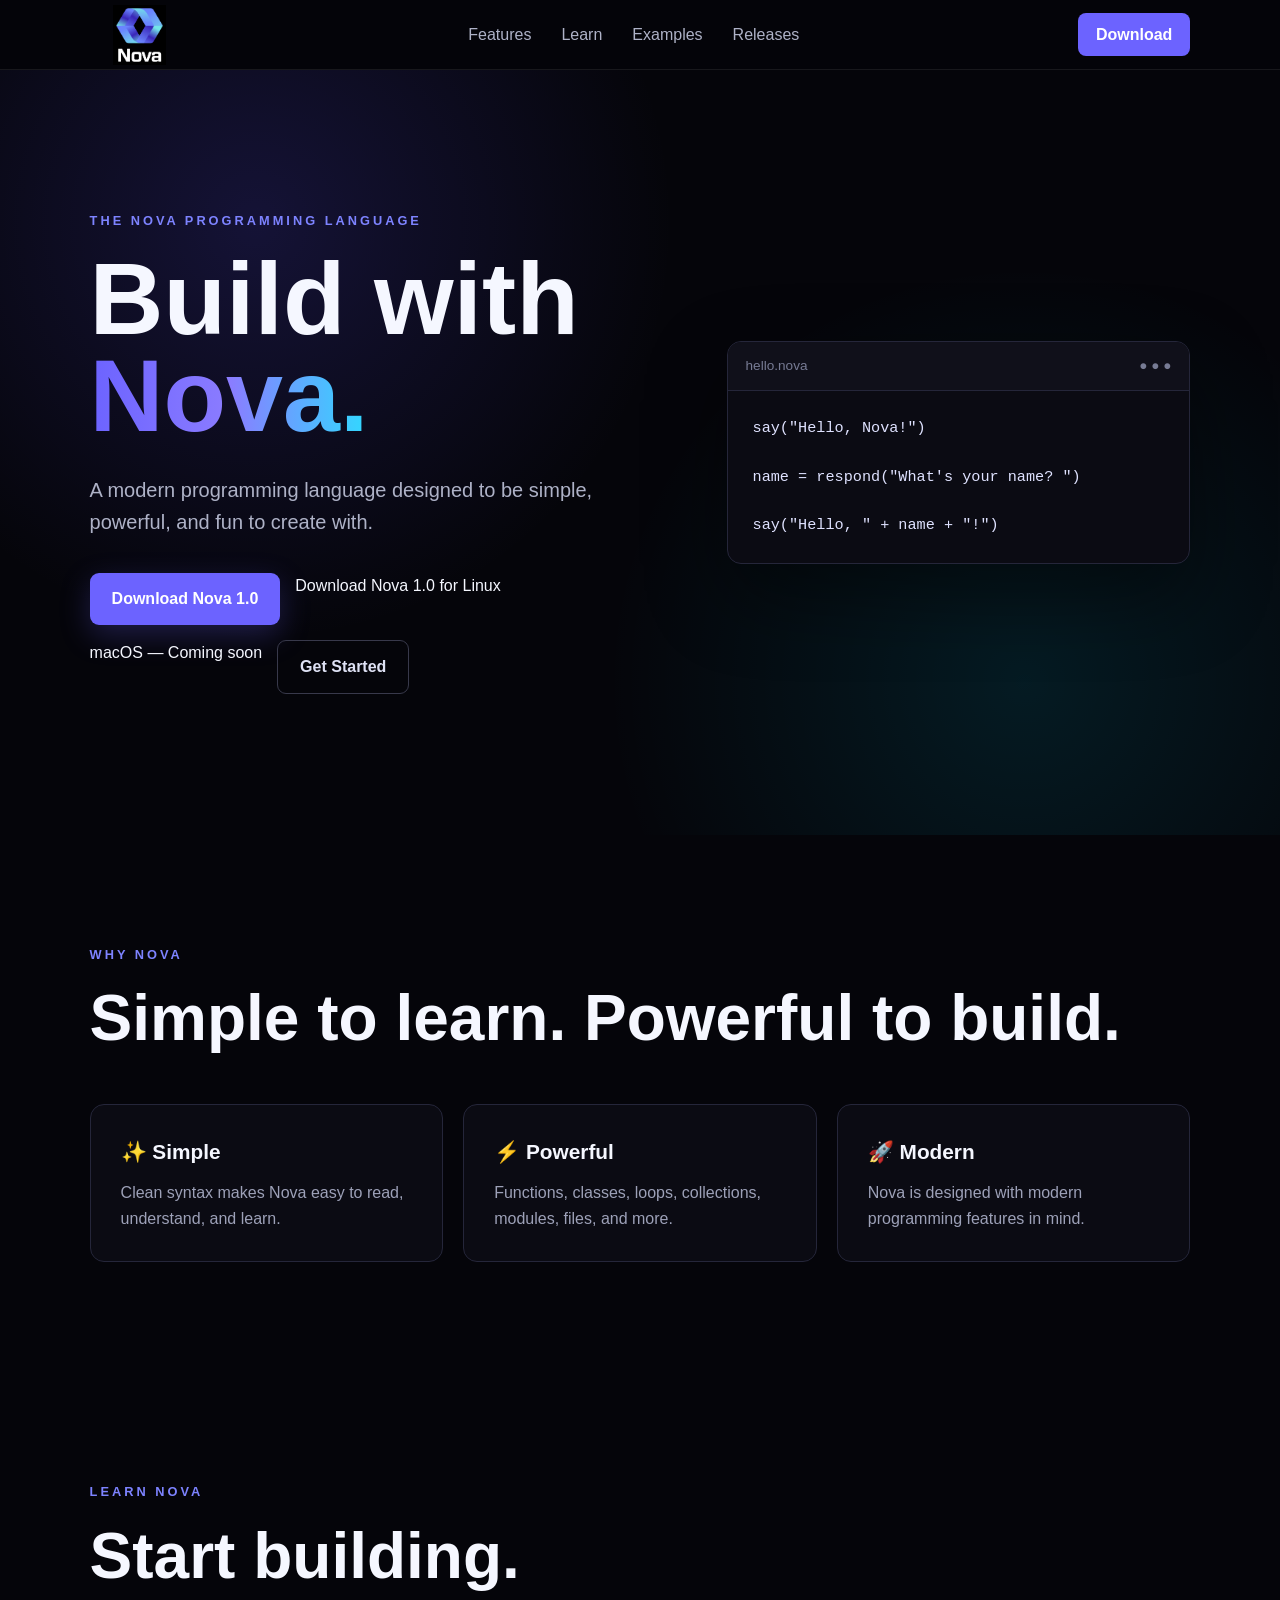
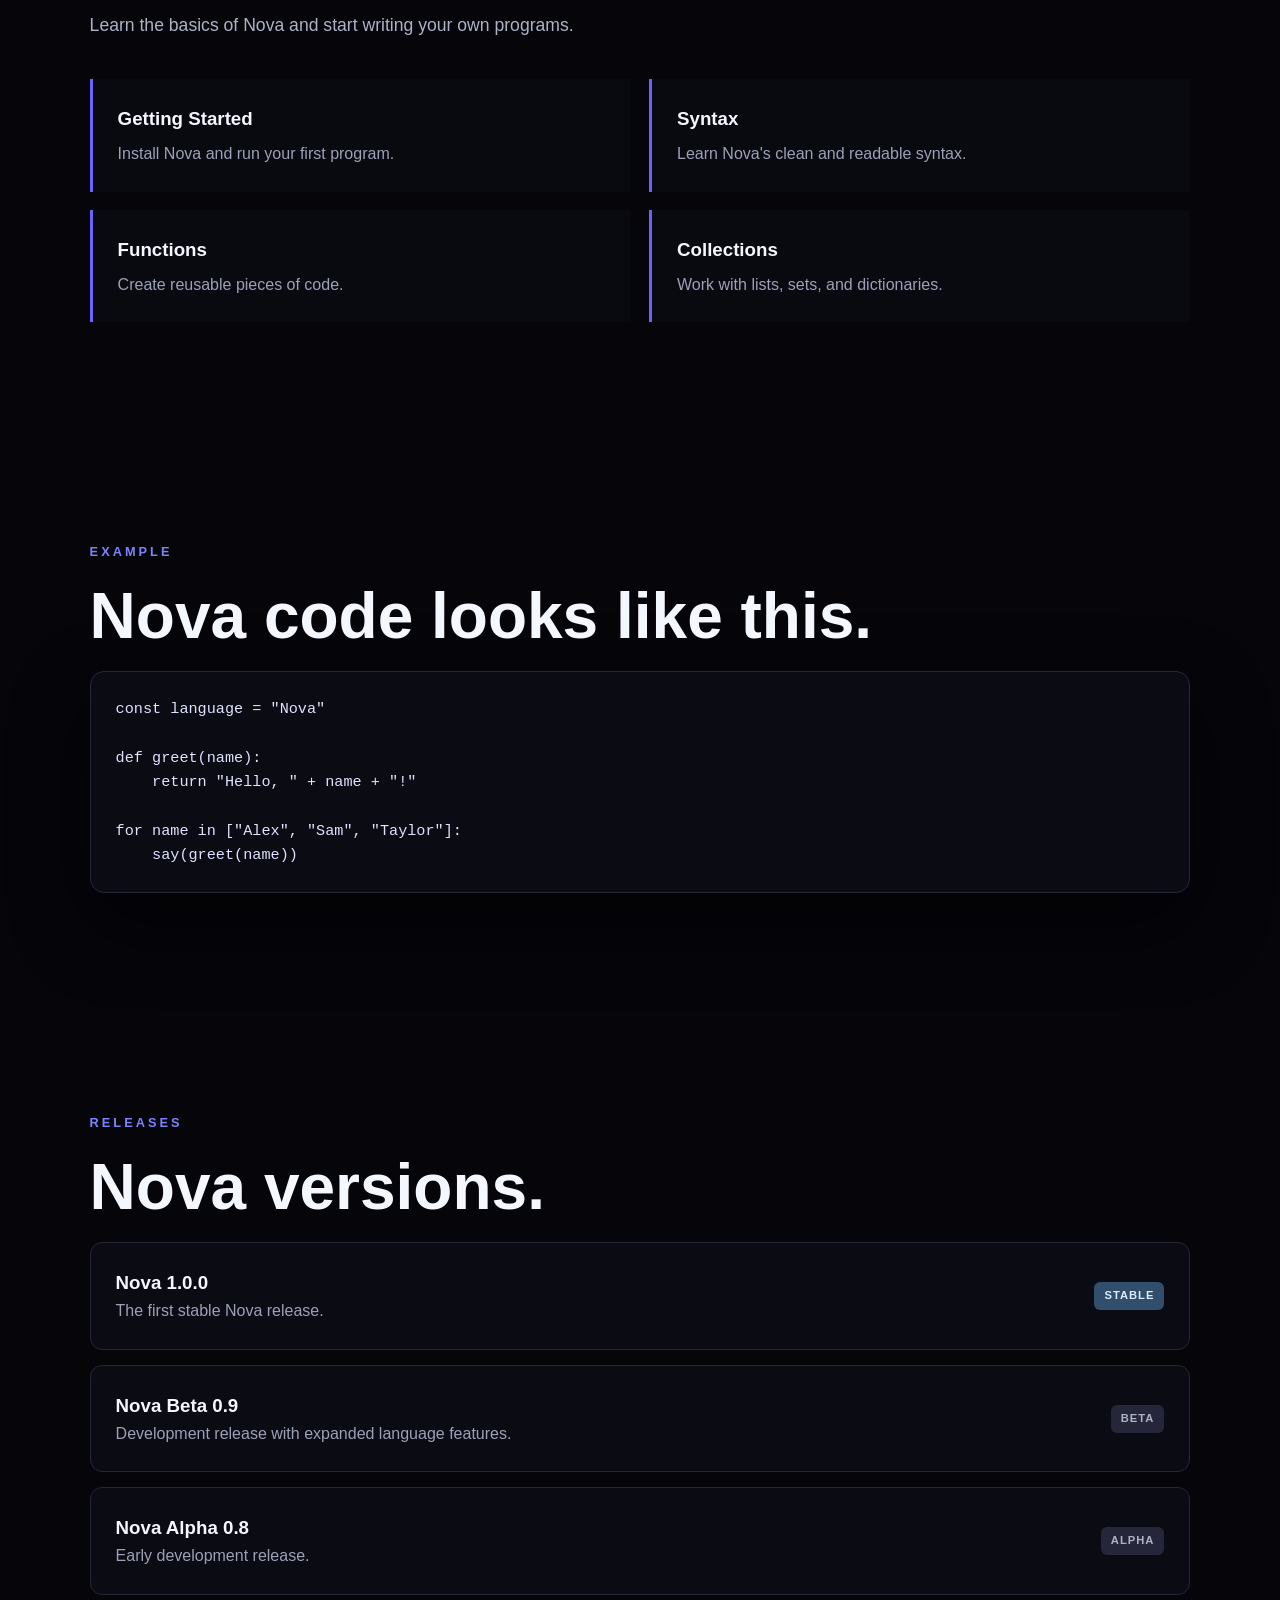
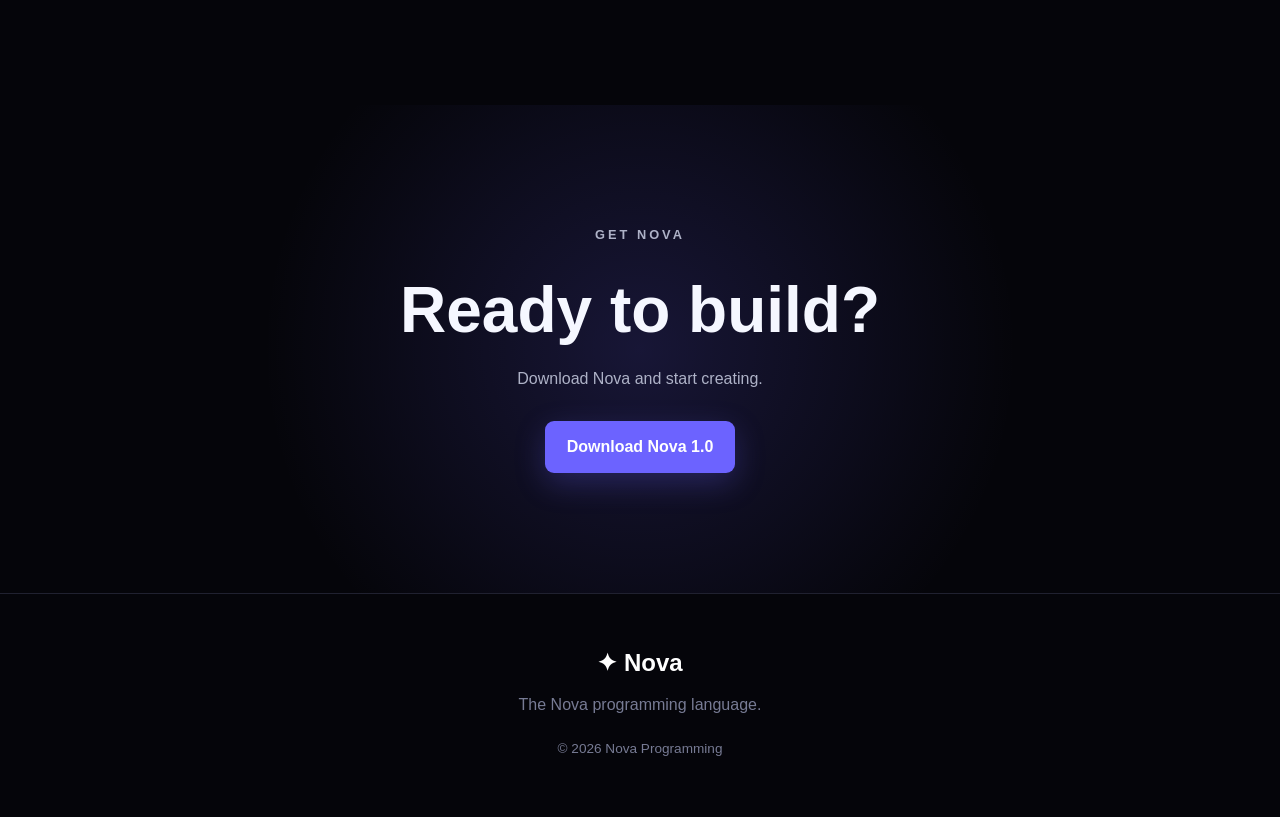
<file: index.html>
<!DOCTYPE html>
<html lang="en">
<head>
    <meta charset="UTF-8">
    <meta name="viewport" content="width=device-width, initial-scale=1.0">

    <title>Nova — Build with Nova.</title>

    <link rel="stylesheet" href="style.css">
</head>

<body>

    <header class="navbar">
        <div class="logo">
            <img src="nova_logo.png" alt="Nova">
        </div>
        <nav>
            <a href="#features">Features</a>
            <a href="#learn">Learn</a>
            <a href="#examples">Examples</a>
            <a href="#releases">Releases</a>
        </nav>

        <a class="nav-button" href="download.html">Download</a>
    </header>


    <main>

        <section class="hero">

            <div class="hero-content">

                <p class="eyebrow">THE NOVA PROGRAMMING LANGUAGE</p>

                <h1>Build with <span>Nova.</span></h1>

                <p class="hero-text">
                    A modern programming language designed to be
                    simple, powerful, and fun to create with.
                </p>

                <div class="hero-buttons">
                    <a class="button primary" href="#download">
                        Download Nova 1.0
                    </a>

                    <a class="download-button" href="https://github.com/novaprogramming/Nova/releases/download/v1.0.0/nova-1.0.0-linux-x86_64.tar.gz">
                        Download Nova 1.0 for Linux
                    </a>

                    <p class="download-note">
                        macOS — Coming soon
                    </p>

                    <a class="button secondary" href="#learn">
                        Get Started
                    </a>
                </div>

            </div>

            <div class="hero-code">
                <div class="code-header">
                    <span>hello.nova</span>
                    <span>● ● ●</span>
                </div>

                <pre><code>say("Hello, Nova!")

name = respond("What's your name? ")

say("Hello, " + name + "!")</code></pre>
            </div>

        </section>


        <section id="features" class="section">

            <p class="eyebrow">WHY NOVA</p>

            <h2>Simple to learn. Powerful to build.</h2>

            <div class="cards">

                <div class="card">
                    <h3>✨ Simple</h3>
                    <p>
                        Clean syntax makes Nova easy to read,
                        understand, and learn.
                    </p>
                </div>

                <div class="card">
                    <h3>⚡ Powerful</h3>
                    <p>
                        Functions, classes, loops, collections,
                        modules, files, and more.
                    </p>
                </div>

                <div class="card">
                    <h3>🚀 Modern</h3>
                    <p>
                        Nova is designed with modern programming
                        features in mind.
                    </p>
                </div>

            </div>

        </section>


        <section id="learn" class="section">

            <p class="eyebrow">LEARN NOVA</p>

            <h2>Start building.</h2>

            <p class="section-text">
                Learn the basics of Nova and start writing your
                own programs.
            </p>

            <div class="learn-grid">

                <div class="learn-item">
                    <h3>Getting Started</h3>
                    <p>Install Nova and run your first program.</p>
                </div>

                <div class="learn-item">
                    <h3>Syntax</h3>
                    <p>Learn Nova's clean and readable syntax.</p>
                </div>

                <div class="learn-item">
                    <h3>Functions</h3>
                    <p>Create reusable pieces of code.</p>
                </div>

                <div class="learn-item">
                    <h3>Collections</h3>
                    <p>Work with lists, sets, and dictionaries.</p>
                </div>

            </div>

        </section>


        <section id="examples" class="section">

            <p class="eyebrow">EXAMPLE</p>

            <h2>Nova code looks like this.</h2>

            <div class="large-code">

<pre><code>const language = "Nova"

def greet(name):
    return "Hello, " + name + "!"

for name in ["Alex", "Sam", "Taylor"]:
    say(greet(name))</code></pre>

            </div>

        </section>


        <section id="releases" class="section">

            <p class="eyebrow">RELEASES</p>

            <h2>Nova versions.</h2>

            <div class="release">

                <div>
                    <h3>Nova 1.0.0</h3>
                    <p>The first stable Nova release.</p>
                </div>

                <span class="badge stable">STABLE</span>

            </div>

            <div class="release">

                <div>
                    <h3>Nova Beta 0.9</h3>
                    <p>Development release with expanded language features.</p>
                </div>

                <span class="badge">BETA</span>

            </div>

            <div class="release">

                <div>
                    <h3>Nova Alpha 0.8</h3>
                    <p>Early development release.</p>
                </div>

                <span class="badge">ALPHA</span>

            </div>

        </section>


        <section id="download" class="download">

            <p class="eyebrow">GET NOVA</p>

            <h2>Ready to build?</h2>

            <p>
                Download Nova and start creating.
            </p>

            <a class="button primary" href="#">
                Download Nova 1.0
            </a>

        </section>

    </main>


    <footer>

        <div class="footer-logo">
            ✦ Nova
        </div>

        <p>
            The Nova programming language.
        </p>

        <p class="copyright">
            © 2026 Nova Programming
        </p>

    </footer>

</body>
</html>
</file>
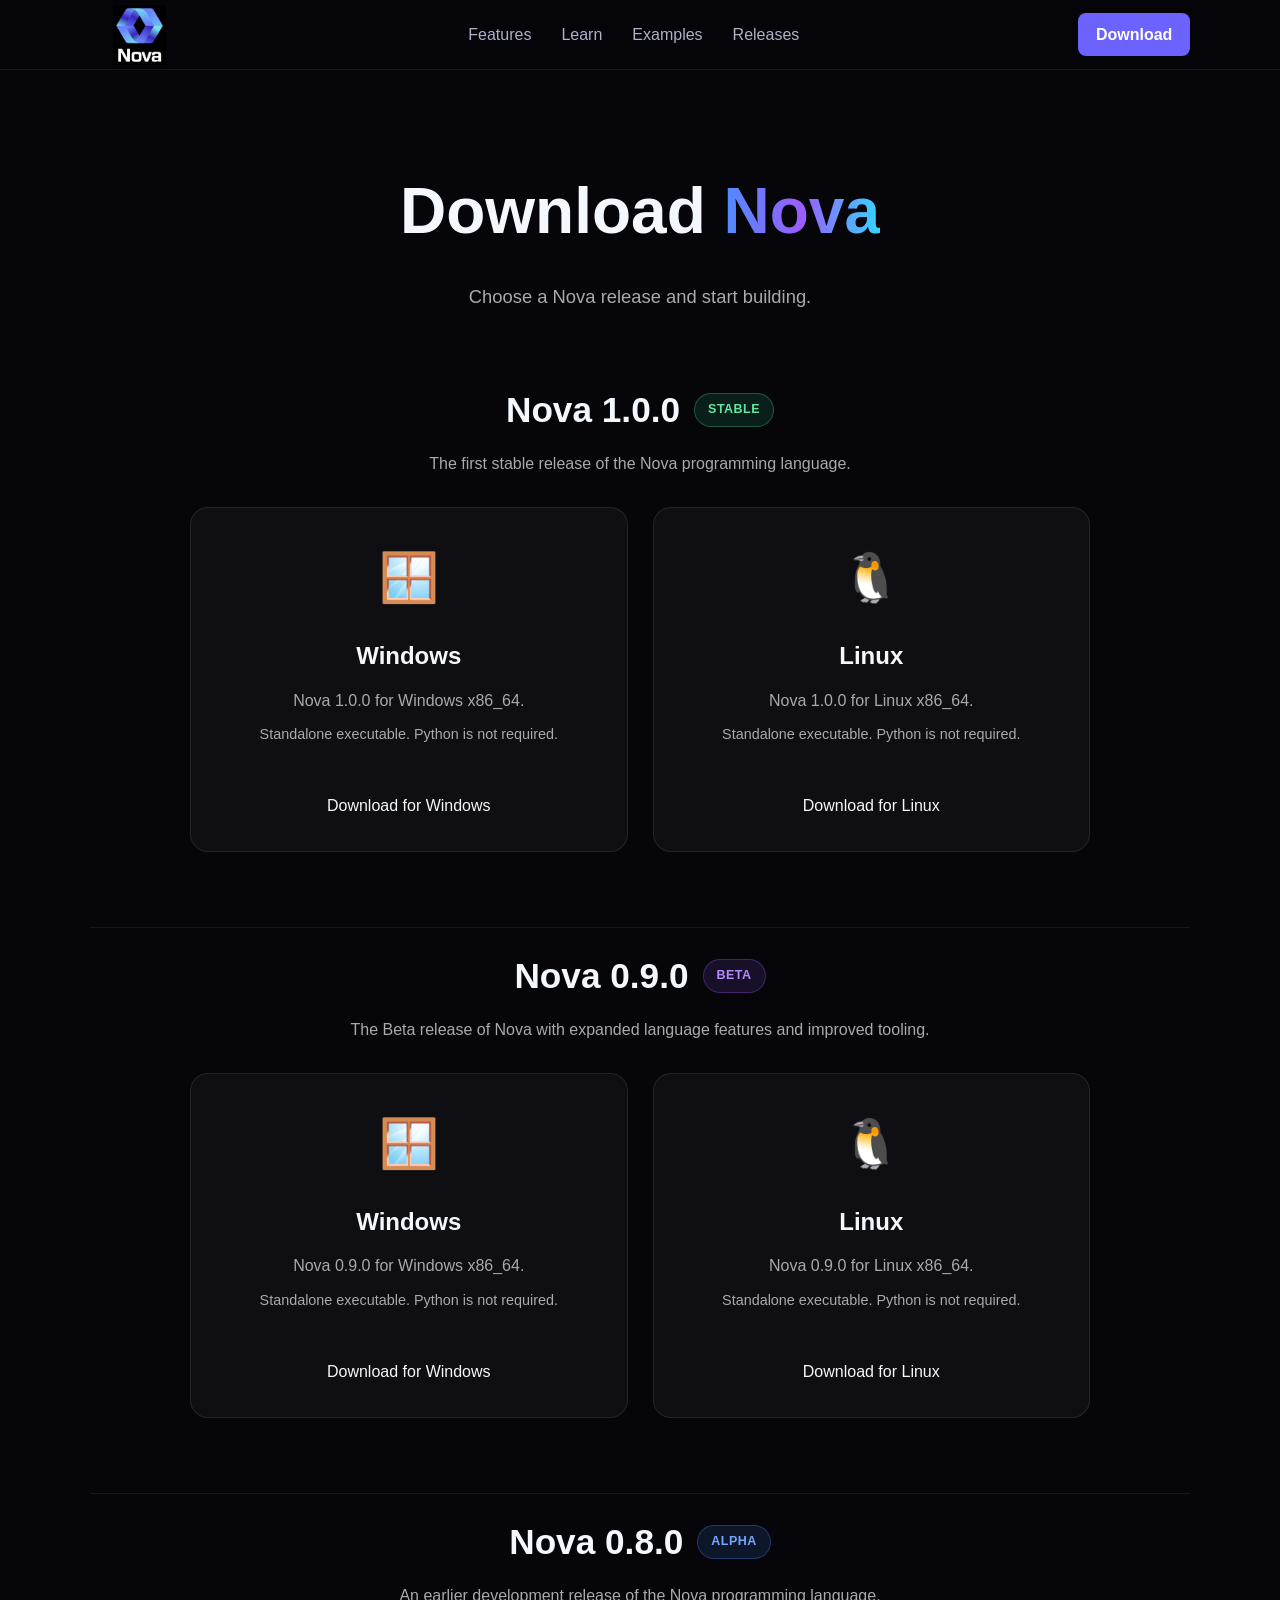
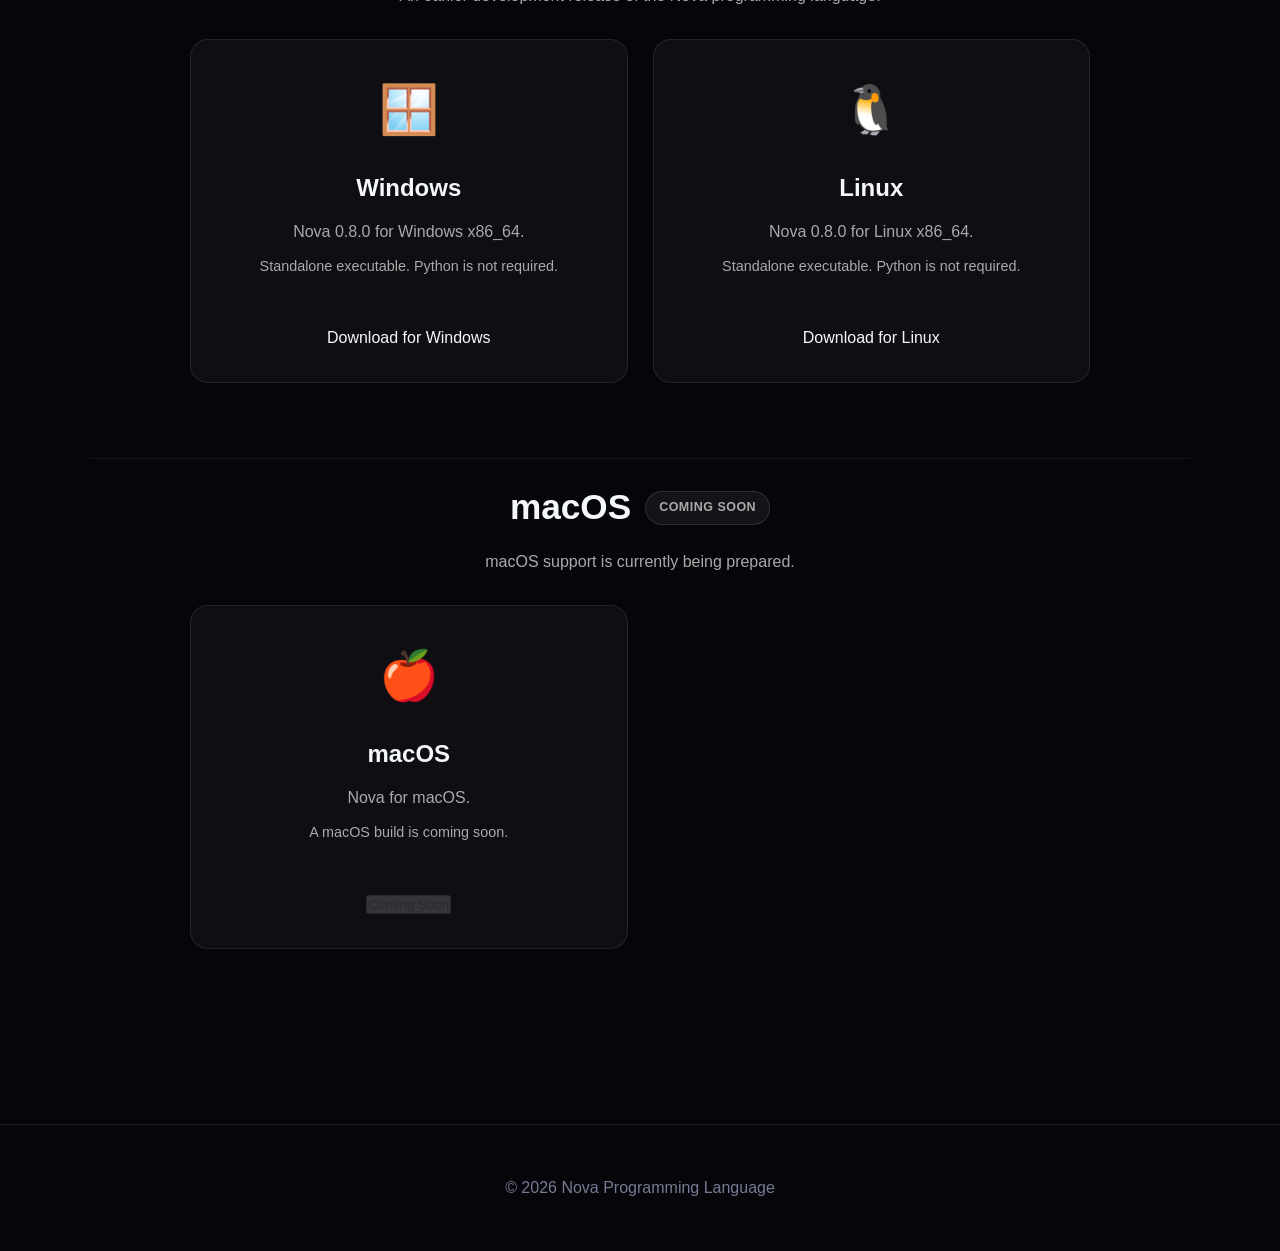
<file: download.html>
<!DOCTYPE html>
<html lang="en">
<head>
    <meta charset="UTF-8">
    <meta name="viewport" content="width=device-width, initial-scale=1.0">

    <title>Download Nova</title>

    <link rel="stylesheet" href="style.css">
</head>

<body>

    <header class="navbar">
        <div class="logo">
            <a href="index.html">
                <img src="nova_logo.png" alt="Nova">
            </a>
        </div>

        <nav>
            <a href="index.html#features">Features</a>
            <a href="index.html#learn">Learn</a>
            <a href="index.html#examples">Examples</a>
            <a href="index.html#releases">Releases</a>
        </nav>

        <a class="nav-button" href="download.html">Download</a>
    </header>


    <main class="download-page">

        <section class="download-hero">
            <h1>Download <span>Nova</span></h1>

            <p>
                Choose a Nova release and start building.
            </p>
        </section>


        <!-- Nova 1.0.0 -->

        <section class="release-section">

            <div class="release-header">
                <h2>Nova 1.0.0</h2>
                <span class="release-badge stable">Stable</span>
            </div>

            <p class="release-description">
                The first stable release of the Nova programming language.
            </p>

            <div class="download-options">

                <div class="download-card">
                    <div class="download-icon">🪟</div>

                    <h3>Windows</h3>

                    <p>
                        Nova 1.0.0 for Windows x86_64.
                    </p>

                    <p class="download-description">
                        Standalone executable. Python is not required.
                    </p>

                    <a class="download-button"
                       href="https://github.com/novaprogramming/Nova/releases/download/v1.0.0/nova-1.0.0-windows-x86_64.zip">
                        Download for Windows
                    </a>
                </div>


                <div class="download-card">
                    <div class="download-icon">🐧</div>

                    <h3>Linux</h3>

                    <p>
                        Nova 1.0.0 for Linux x86_64.
                    </p>

                    <p class="download-description">
                        Standalone executable. Python is not required.
                    </p>

                    <a class="download-button"
                       href="https://github.com/novaprogramming/Nova/releases/download/v1.0.0/nova-1.0.0-linux-x86_64.tar.gz">
                        Download for Linux
                    </a>
                </div>

            </div>

        </section>


        <!-- Nova 0.9.0 -->

        <section class="release-section">

            <div class="release-header">
                <h2>Nova 0.9.0</h2>
                <span class="release-badge beta">Beta</span>
            </div>

            <p class="release-description">
                The Beta release of Nova with expanded language features and improved tooling.
            </p>

            <div class="download-options">

                <div class="download-card">
                    <div class="download-icon">🪟</div>

                    <h3>Windows</h3>

                    <p>
                        Nova 0.9.0 for Windows x86_64.
                    </p>

                    <p class="download-description">
                        Standalone executable. Python is not required.
                    </p>

                    <a class="download-button"
                       href="https://github.com/novaprogramming/Nova/releases/download/v0.9.0/nova-0.9.0-windows-x86_64.zip">
                        Download for Windows
                    </a>
                </div>


                <div class="download-card">
                    <div class="download-icon">🐧</div>

                    <h3>Linux</h3>

                    <p>
                        Nova 0.9.0 for Linux x86_64.
                    </p>

                    <p class="download-description">
                        Standalone executable. Python is not required.
                    </p>

                    <a class="download-button"
                       href="https://github.com/novaprogramming/Nova/releases/download/v0.9.0/nova-0.9.0-linux-x86_64.tar.gz">
                        Download for Linux
                    </a>
                </div>

            </div>

        </section>


        <!-- Nova 0.8.0 -->

        <section class="release-section">

            <div class="release-header">
                <h2>Nova 0.8.0</h2>
                <span class="release-badge alpha">Alpha</span>
            </div>

            <p class="release-description">
                An earlier development release of the Nova programming language.
            </p>

            <div class="download-options">

                <div class="download-card">
                    <div class="download-icon">🪟</div>

                    <h3>Windows</h3>

                    <p>
                        Nova 0.8.0 for Windows x86_64.
                    </p>

                    <p class="download-description">
                        Standalone executable. Python is not required.
                    </p>

                    <a class="download-button"
                       href="https://github.com/novaprogramming/Nova/releases/download/v0.8.0/nova-0.8.0-windows-x86_64.zip">
                        Download for Windows
                    </a>
                </div>


                <div class="download-card">
                    <div class="download-icon">🐧</div>

                    <h3>Linux</h3>

                    <p>
                        Nova 0.8.0 for Linux x86_64.
                    </p>

                    <p class="download-description">
                        Standalone executable. Python is not required.
                    </p>

                    <a class="download-button"
                       href="https://github.com/novaprogramming/Nova/releases/download/v0.8.0/nova-0.8.0-linux-x86_64.tar.gz">
                        Download for Linux
                    </a>
                </div>

            </div>

        </section>


        <!-- macOS -->

        <section class="release-section">

            <div class="release-header">
                <h2>macOS</h2>
                <span class="release-badge upcoming">Coming Soon</span>
            </div>

            <p class="release-description">
                macOS support is currently being prepared.
            </p>

            <div class="download-options">

                <div class="download-card">

                    <div class="download-icon">🍎</div>

                    <h3>macOS</h3>

                    <p>
                        Nova for macOS.
                    </p>

                    <p class="download-description">
                        A macOS build is coming soon.
                    </p>

                    <button class="download-button disabled" disabled>
                        Coming Soon
                    </button>

                </div>

            </div>

        </section>

    </main>


    <footer class="footer">
        <p>© 2026 Nova Programming Language</p>
    </footer>

</body>
</html>
</file>
<file: style.css>
* {
    box-sizing: border-box;
    margin: 0;
    padding: 0;
}

html {
    scroll-behavior: smooth;
}

body {
    font-family: Arial, Helvetica, sans-serif;
    background: #05050a;
    color: #f5f7ff;
    line-height: 1.6;
}

a {
    color: inherit;
    text-decoration: none;
}


/* NAVIGATION */

.navbar {
    width: 100%;
    height: 70px;
    padding: 5px 7%;

    display: flex;
    align-items: center;
    justify-content: space-between;

    position: sticky;
    top: 0;
    z-index: 100;

    background: rgba(5, 5, 10, 0.85);
    backdrop-filter: blur(12px);

    border-bottom: 1px solid rgba(255, 255, 255, 0.08);
}

.logo {
    display: flex;
    align-items: center;
    width: 100px;
    height: 60px;
    flex-shrink: 0;
}

.logo img {
    display: block;
    width: 100px;
    height: 60px;
    object-fit: contain;
}

nav {
    display: flex;
    gap: 30px;
}

nav a {
    color: #aeb2c7;
    transition: 0.2s;
}

nav a:hover {
    color: white;
}

.nav-button {
    padding: 9px 18px;
    border-radius: 8px;

    background: #6c63ff;
    color: white;

    font-weight: 600;

    transition: 0.2s;
}

.nav-button:hover {
    transform: translateY(-2px);
    background: #817aff;
}


/* HERO */

.hero {
    min-height: 85vh;

    padding: 100px 7%;

    display: grid;
    grid-template-columns: 1.1fr 0.9fr;
    gap: 70px;

    align-items: center;

    background:
        radial-gradient(
            circle at 20% 20%,
            rgba(92, 80, 255, 0.18),
            transparent 35%
        ),
        radial-gradient(
            circle at 80% 80%,
            rgba(0, 220, 255, 0.10),
            transparent 35%
        );
}

.eyebrow {
    color: #7d83ff;

    font-size: 0.8rem;
    font-weight: 700;

    letter-spacing: 3px;

    margin-bottom: 18px;
}

.hero h1 {
    font-size: clamp(3.5rem, 8vw, 7rem);
    line-height: 0.95;

    margin-bottom: 30px;
}

.hero h1 span {
    background: linear-gradient(
        90deg,
        #6c63ff,
        #8b7cff,
        #31d9ff
    );

    -webkit-background-clip: text;
    background-clip: text;
    color: transparent;
}

.hero-text {
    max-width: 650px;

    color: #aeb2c7;

    font-size: 1.25rem;

    margin-bottom: 35px;
}

.hero-buttons {
    display: flex;
    gap: 15px;

    flex-wrap: wrap;
}


/* BUTTONS */

.button {
    display: inline-block;

    padding: 13px 22px;

    border-radius: 9px;

    font-weight: 700;

    transition: 0.2s;
}

.button:hover {
    transform: translateY(-3px);
}

.primary {
    background: #6c63ff;
    color: white;

    box-shadow: 0 10px 30px rgba(108, 99, 255, 0.25);
}

.primary:hover {
    background: #817aff;
}

.secondary {
    border: 1px solid #38394b;
    color: #dfe2f5;
}

.secondary:hover {
    border-color: #6c63ff;
}


/* CODE WINDOWS */

.hero-code,
.large-code {
    background: #0b0b13;

    border: 1px solid #25263a;

    border-radius: 14px;

    overflow: hidden;

    box-shadow:
        0 30px 80px rgba(0, 0, 0, 0.45);
}

.code-header {
    padding: 13px 18px;

    display: flex;
    justify-content: space-between;

    color: #777b94;

    background: #10101a;

    border-bottom: 1px solid #25263a;

    font-size: 0.85rem;
}

pre {
    padding: 25px;

    overflow-x: auto;

    color: #dfe2ff;

    font-family:
        Consolas,
        "Courier New",
        monospace;

    font-size: 0.95rem;
}


/* SECTIONS */

.section {
    padding: 110px 7%;

    max-width: 1400px;
    margin: auto;
}

.section h2,
.download h2 {
    font-size: clamp(2.2rem, 5vw, 4rem);

    line-height: 1.1;

    margin-bottom: 20px;
}

.section-text {
    color: #aeb2c7;

    font-size: 1.1rem;

    margin-bottom: 40px;
}


/* FEATURE CARDS */

.cards {
    display: grid;

    grid-template-columns:
        repeat(3, 1fr);

    gap: 20px;

    margin-top: 50px;
}

.card {
    padding: 30px;

    background: #0b0b13;

    border: 1px solid #25263a;

    border-radius: 14px;

    transition: 0.25s;
}

.card:hover {
    transform: translateY(-6px);

    border-color: #5750c9;
}

.card h3 {
    margin-bottom: 12px;

    font-size: 1.3rem;
}

.card p {
    color: #9da1b8;
}


/* LEARNING */

.learn-grid {
    display: grid;

    grid-template-columns:
        repeat(2, 1fr);

    gap: 18px;

    margin-top: 40px;
}

.learn-item {
    padding: 25px;

    background: #090910;

    border-left: 3px solid #6c63ff;
}

.learn-item h3 {
    margin-bottom: 7px;
}

.learn-item p {
    color: #9da1b8;
}


/* RELEASES */

.release {
    display: flex;

    justify-content: space-between;
    align-items: center;

    padding: 25px;

    margin-top: 15px;

    background: #0b0b13;

    border: 1px solid #25263a;

    border-radius: 12px;
}

.release p {
    color: #9da1b8;
}

.badge {
    padding: 5px 10px;

    border-radius: 6px;

    background: #25263a;

    color: #aeb2c7;

    font-size: 0.7rem;

    font-weight: 700;

    letter-spacing: 1px;
}

.badge.stable {
    background: #314e6d;

    color: #dcecff;
}


/* DOWNLOAD */

.download {
    padding: 120px 7%;

    text-align: center;

    background:
        radial-gradient(
            circle,
            rgba(108, 99, 255, 0.18),
            transparent 55%
        );
}

.download p {
    color: #aeb2c7;

    margin-bottom: 30px;
}


/* FOOTER */

footer {
    padding: 50px 7%;

    border-top: 1px solid #202130;

    text-align: center;

    color: #777b94;
}

.footer-logo {
    color: white;

    font-size: 1.5rem;

    font-weight: 700;

    margin-bottom: 10px;
}

.copyright {
    margin-top: 20px;

    font-size: 0.85rem;
}


/* MOBILE */

@media (max-width: 850px) {

    nav {
        display: none;
    }

    .hero {
        grid-template-columns: 1fr;

        padding-top: 70px;
    }

    .cards {
        grid-template-columns: 1fr;
    }

    .learn-grid {
        grid-template-columns: 1fr;
    }

    .hero h1 {
        font-size: 4rem;
    }

    .navbar {
    height: 65px;
    padding: 5px 5%;
    }
}

/* =========================
   Download Page
   ========================= */

.download-page {
    min-height: calc(100vh - 150px);
    padding: 90px 7% 100px;
}

.download-hero {
    text-align: center;
    max-width: 800px;
    margin: 0 auto 70px;
}

.download-hero h1 {
    font-size: 4rem;
    margin-bottom: 20px;
}

.download-hero h1 span {
    background: linear-gradient(90deg, #4f8cff, #9b5cff, #35d6ff);
    -webkit-background-clip: text;
    -webkit-text-fill-color: transparent;
    background-clip: text;
}

.download-hero p {
    color: #aaa;
    font-size: 1.15rem;
}

.download-options {
    max-width: 1100px;
    margin: 0 auto;
    display: grid;
    grid-template-columns: repeat(3, 1fr);
    gap: 25px;
}

.download-card {
    background: rgba(255, 255, 255, 0.04);
    border: 1px solid rgba(255, 255, 255, 0.09);
    border-radius: 18px;
    padding: 35px 30px;
    text-align: center;
    transition: transform 0.2s ease, border-color 0.2s ease;
}

.download-card:hover {
    transform: translateY(-5px);
    border-color: rgba(120, 150, 255, 0.45);
}

.download-icon {
    font-size: 3rem;
    margin-bottom: 20px;
}

.download-card h2 {
    font-size: 1.7rem;
    margin-bottom: 15px;
}

.download-card p {
    color: #aaa;
    line-height: 1.6;
}

.download-card .download-description {
    font-size: 0.9rem;
    margin: 10px 0 25px;
    min-height: 45px;
}

.download-button.disabled {
    opacity: 0.45;
    cursor: not-allowed;
    pointer-events: none;
}

@media (max-width: 850px) {
    .download-options {
        grid-template-columns: 1fr;
        max-width: 500px;
    }

    .download-hero h1 {
        font-size: 3rem;
    }

    .download-page {
        padding: 70px 5% 80px;
    }
}

/* =========================
   Release Sections
   ========================= */

.release-section {
    max-width: 1100px;
    margin: 0 auto 75px;
}

.release-header {
    display: flex;
    align-items: center;
    justify-content: center;
    gap: 14px;
    margin-bottom: 12px;
}

.release-header h2 {
    font-size: 2.2rem;
    margin: 0;
}

.release-badge {
    display: inline-flex;
    align-items: center;
    justify-content: center;
    padding: 6px 13px;
    border-radius: 999px;
    font-size: 0.78rem;
    font-weight: 700;
    letter-spacing: 0.04em;
    text-transform: uppercase;
    border: 1px solid rgba(255, 255, 255, 0.12);
}

/* Stable */

.release-badge.stable {
    background: rgba(60, 220, 150, 0.12);
    color: #62e6a3;
    border-color: rgba(60, 220, 150, 0.3);
}

/* Beta */

.release-badge.beta {
    background: rgba(155, 92, 255, 0.13);
    color: #b58aff;
    border-color: rgba(155, 92, 255, 0.3);
}

/* Alpha */

.release-badge.alpha {
    background: rgba(79, 140, 255, 0.13);
    color: #72a8ff;
    border-color: rgba(79, 140, 255, 0.3);
}

/* Coming Soon */

.release-badge.upcoming {
    background: rgba(255, 255, 255, 0.06);
    color: #aaa;
    border-color: rgba(255, 255, 255, 0.12);
}

.release-description {
    max-width: 700px;
    margin: 0 auto 30px;
    text-align: center;
    color: #aaa;
    line-height: 1.7;
}


/* =========================
   Release Download Cards
   ========================= */

.release-section .download-options {
    max-width: 900px;
    margin: 0 auto;
    grid-template-columns: repeat(2, 1fr);
}

.release-section .download-card {
    padding: 32px 28px;
}

.release-section .download-card h3 {
    font-size: 1.5rem;
    margin-bottom: 12px;
}

.release-section .download-card .download-description {
    min-height: 45px;
}


/* =========================
   Release Dividers
   ========================= */

.release-section + .release-section {
    padding-top: 20px;
    border-top: 1px solid rgba(255, 255, 255, 0.07);
}


/* =========================
   Mobile Release Layout
   ========================= */

@media (max-width: 850px) {

    .release-section {
        margin-bottom: 60px;
    }

    .release-header {
        flex-direction: column;
        gap: 10px;
    }

    .release-header h2 {
        font-size: 1.9rem;
        text-align: center;
    }

    .release-description {
        font-size: 0.95rem;
        padding: 0 10px;
    }

    .release-section .download-options {
        grid-template-columns: 1fr;
        max-width: 500px;
    }

}
</file>
